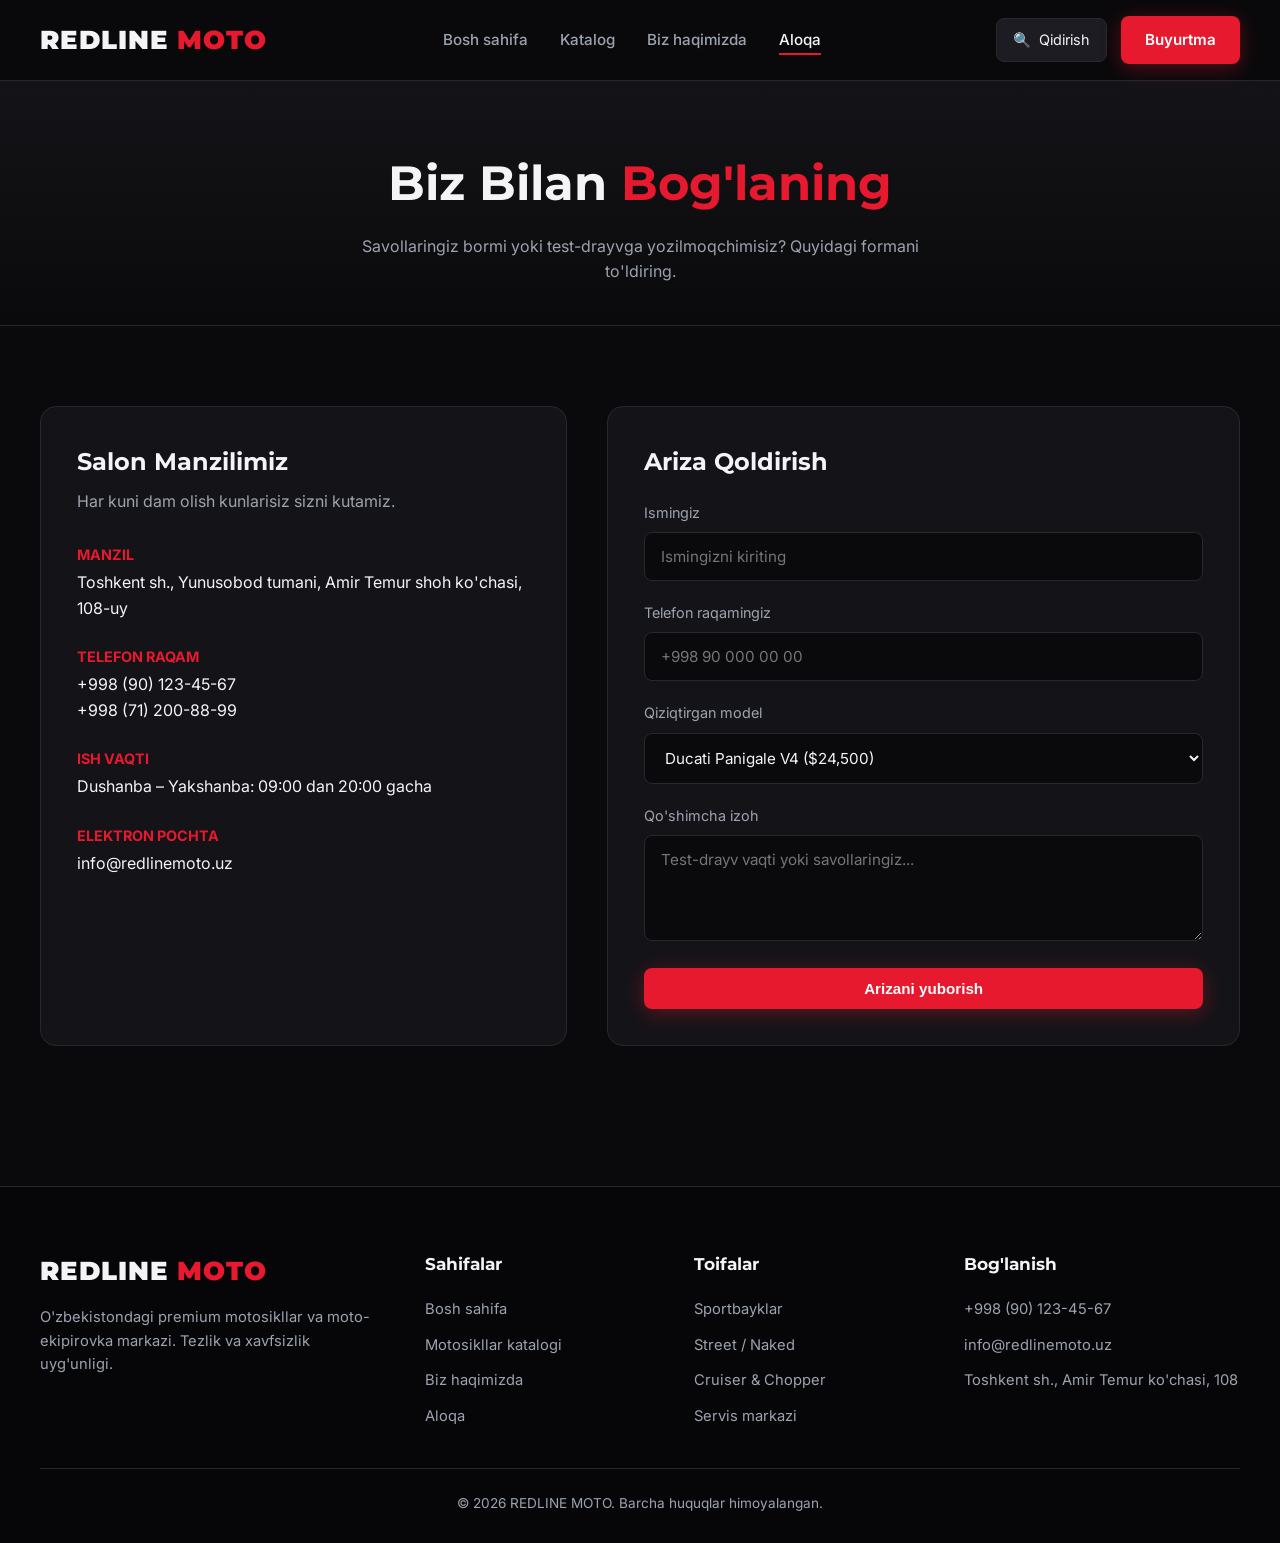
<file: aloqa.html>
<!DOCTYPE html>
<html lang="uz">
<head>
  <meta charset="UTF-8">
  <meta name="viewport" content="width=device-width, initial-scale=1.0">
  <title>Aloqa — REDLINE MOTO</title>
  <link rel="stylesheet" href="style.css">
</head>
<body>

  <!-- HEADER -->
  <header class="header">
    <div class="container navbar">
      <a href="index.html" class="logo">REDLINE<span>MOTO</span></a>

      <input type="checkbox" id="menu-toggle">
      <ul class="nav-links">
        <li><a href="index.html">Bosh sahifa</a></li>
        <li><a href="katalog.html">Katalog</a></li>
        <li><a href="haqimizda.html">Biz haqimizda</a></li>
        <li><a href="aloqa.html" class="active">Aloqa</a></li>
      </ul>

      <div class="nav-actions">
        <a href="#search-modal" class="search-btn" title="Qidiruv">
          🔍 <span>Qidirish</span>
        </a>
        <a href="aloqa.html" class="btn btn-primary">Buyurtma</a>
        <label for="menu-toggle" class="hamburger" aria-label="Menyu">
          <span></span>
          <span></span>
          <span></span>
        </label>
      </div>
    </div>
  </header>

  <!-- QIDIRUV MODALI -->
  <div id="search-modal" class="modal-overlay">
    <div class="modal-box">
      <a href="#" class="modal-close">✕</a>
      <h3>Saytdan qidirish</h3>
      <form action="katalog.html" method="get" class="search-form">
        <input type="text" name="q" placeholder="Motosikl modelini yozing..." required>
        <button type="submit" class="btn btn-primary">Izlash</button>
      </form>
    </div>
  </div>

  <!-- PAGE BANNER -->
  <section class="page-banner">
    <div class="container">
      <h1>Biz Bilan <span style="color: var(--primary-red);">Bog'laning</span></h1>
      <p>Savollaringiz bormi yoki test-drayvga yozilmoqchimisiz? Quyidagi formani to'ldiring.</p>
    </div>
  </section>

  <!-- ALOQA BLOKI -->
  <section class="section">
    <div class="container">
      <div class="contact-grid">
        <!-- Chap blok: Ma'lumotlar -->
        <div class="contact-info-card">
          <h2>Salon Manzilimiz</h2>
          <p style="color: var(--text-muted); margin-top: 8px;">Har kuni dam olish kunlarisiz sizni kutamiz.</p>

          <div class="info-list">
            <div class="info-item">
              <strong>Manzil</strong>
              <span>Toshkent sh., Yunusobod tumani, Amir Temur shoh ko'chasi, 108-uy</span>
            </div>
            <div class="info-item">
              <strong>Telefon raqam</strong>
              <span>+998 (90) 123-45-67<br>+998 (71) 200-88-99</span>
            </div>
            <div class="info-item">
              <strong>Ish vaqti</strong>
              <span>Dushanba – Yakshanba: 09:00 dan 20:00 gacha</span>
            </div>
            <div class="info-item">
              <strong>Elektron pochta</strong>
              <span>info@redlinemoto.uz</span>
            </div>
          </div>
        </div>

        <!-- O'ng blok: Forma -->
        <div class="contact-form-card">
          <h2 style="margin-bottom: 20px;">Ariza Qoldirish</h2>
          <form action="#success-modal" method="get">
            <div class="form-group">
              <label for="name">Ismingiz</label>
              <input type="text" id="name" placeholder="Ismingizni kiriting" required>
            </div>
            <div class="form-group">
              <label for="phone">Telefon raqamingiz</label>
              <input type="tel" id="phone" placeholder="+998 90 000 00 00" required>
            </div>
            <div class="form-group">
              <label for="model">Qiziqtirgan model</label>
              <select id="model">
                <option>Ducati Panigale V4 ($24,500)</option>
                <option>BMW S1000RR M-Pack ($22,900)</option>
                <option>KTM 1290 Super Duke R ($19,600)</option>
                <option>Kawasaki Ninja ZX-10R ($18,400)</option>
                <option>Indian Scout Bobber ($14,900)</option>
                <option>Harley-Davidson Iron 883 ($13,200)</option>
                <option>Yamaha MT-09 SP ($11,800)</option>
              </select>
            </div>
            <div class="form-group">
              <label for="message">Qo'shimcha izoh</label>
              <textarea id="message" rows="4" placeholder="Test-drayv vaqti yoki savollaringiz..."></textarea>
            </div>
            <button type="submit" class="btn btn-primary" style="width: 100%;">Arizani yuborish</button>
          </form>
        </div>
      </div>
    </div>
  </section>

  <!-- YUBORILDI MODALI (:target) -->
  <div id="success-modal" class="modal-overlay">
    <div class="modal-box" style="text-align: center;">
      <a href="#" class="modal-close">✕</a>
      <div style="font-size: 3rem; margin-bottom: 10px;">✅</div>
      <h2>Arizangiz Qabul Qilindi!</h2>
      <p style="color: var(--text-muted); margin: 14px 0 24px;">Menejerlarimiz 15 daqiqa ichida siz bilan bog'lanib, barcha tafsilotlarni aniqlashtiradi.</p>
      <a href="index.html" class="btn btn-primary">Bosh sahifaga qaytish</a>
    </div>
  </div>

  <!-- FOOTER -->
  <footer class="footer">
    <div class="container">
      <div class="footer-grid">
        <div>
          <a href="index.html" class="logo">REDLINE<span>MOTO</span></a>
          <p>O'zbekistondagi premium motosikllar va moto-ekipirovka markazi. Tezlik va xavfsizlik uyg'unligi.</p>
        </div>
        <div>
          <h4>Sahifalar</h4>
          <ul>
            <li><a href="index.html">Bosh sahifa</a></li>
            <li><a href="katalog.html">Motosikllar katalogi</a></li>
            <li><a href="haqimizda.html">Biz haqimizda</a></li>
            <li><a href="aloqa.html">Aloqa</a></li>
          </ul>
        </div>
        <div>
          <h4>Toifalar</h4>
          <ul>
            <li><a href="katalog.html">Sportbayklar</a></li>
            <li><a href="katalog.html">Street / Naked</a></li>
            <li><a href="katalog.html">Cruiser & Chopper</a></li>
            <li><a href="aloqa.html">Servis markazi</a></li>
          </ul>
        </div>
        <div>
          <h4>Bog'lanish</h4>
          <ul>
            <li><a href="tel:+998901234567">+998 (90) 123-45-67</a></li>
            <li><a href="mailto:info@redlinemoto.uz">info@redlinemoto.uz</a></li>
            <li><a href="aloqa.html">Toshkent sh., Amir Temur ko'chasi, 108</a></li>
          </ul>
        </div>
      </div>
      <div class="footer-bottom">
        &copy; 2026 REDLINE MOTO. Barcha huquqlar himoyalangan.
      </div>
    </div>
  </footer>

</body>
</html>
</file>
<file: style.css>
@import url('https://fonts.googleapis.com/css2?family=Montserrat:wght@400;600;700;900&family=Inter:wght@300;400;500;600&display=swap');

:root {
  --bg-dark: #0a0a0c;
  --bg-card: #141418;
  --bg-elevated: #1c1c22;
  --primary-red: #e6192e;
  --primary-red-hover: #ff243b;
  --text-main: #f4f4f6;
  --text-muted: #9ca3af;
  --border-color: #272730;
  --transition: all 0.3s cubic-bezier(0.25, 0.8, 0.25, 1);
}

* {
  margin: 0;
  padding: 0;
  box-sizing: border-box;
}

html {
  scroll-behavior: smooth;
}

body {
  background-color: var(--bg-dark);
  color: var(--text-main);
  font-family: 'Inter', sans-serif;
  line-height: 1.6;
  overflow-x: hidden;
}

h1, h2, h3, h4, .logo {
  font-family: 'Montserrat', sans-serif;
  font-weight: 700;
}

a {
  text-decoration: none;
  color: inherit;
}

ul {
  list-style: none;
}

.container {
  max-width: 1240px;
  margin: 0 auto;
  padding: 0 20px;
}

/* ==================== NAVBAR (HEADER) ==================== */
.header {
  position: sticky;
  top: 0;
  z-index: 1000;
  background: rgba(10, 10, 12, 0.92);
  backdrop-filter: blur(12px);
  border-bottom: 1px solid var(--border-color);
}

.navbar {
  display: flex;
  align-items: center;
  justify-content: space-between;
  height: 80px;
}

.logo {
  font-size: 1.6rem;
  font-weight: 900;
  letter-spacing: 1px;
  display: flex;
  align-items: center;
  gap: 8px;
}

.logo span {
  color: var(--primary-red);
}

.nav-links {
  display: flex;
  align-items: center;
  gap: 32px;
}

.nav-links a {
  font-weight: 500;
  font-size: 0.95rem;
  color: var(--text-muted);
  position: relative;
  padding: 6px 0;
  transition: var(--transition);
}

.nav-links a:hover,
.nav-links a.active {
  color: var(--text-main);
}

.nav-links a::after {
  content: '';
  position: absolute;
  bottom: 0;
  left: 0;
  width: 0;
  height: 2px;
  background: var(--primary-red);
  transition: var(--transition);
}

.nav-links a:hover::after,
.nav-links a.active::after {
  width: 100%;
}

.nav-actions {
  display: flex;
  align-items: center;
  gap: 14px;
}

.search-btn {
  display: inline-flex;
  align-items: center;
  gap: 8px;
  background: var(--bg-elevated);
  border: 1px solid var(--border-color);
  color: var(--text-main);
  padding: 9px 16px;
  border-radius: 8px;
  font-size: 0.9rem;
  transition: var(--transition);
}

.search-btn:hover {
  border-color: var(--primary-red);
  color: var(--primary-red);
}

.btn {
  display: inline-flex;
  align-items: center;
  justify-content: center;
  gap: 8px;
  padding: 12px 24px;
  border-radius: 8px;
  font-weight: 600;
  font-size: 0.95rem;
  cursor: pointer;
  border: none;
  transition: var(--transition);
}

.btn-primary {
  background: var(--primary-red);
  color: #fff;
  box-shadow: 0 4px 20px rgba(230, 25, 46, 0.35);
}

.btn-primary:hover {
  background: var(--primary-red-hover);
  transform: translateY(-2px);
  box-shadow: 0 6px 25px rgba(230, 25, 46, 0.5);
}

.btn-outline {
  background: transparent;
  border: 1px solid var(--border-color);
  color: var(--text-main);
}

.btn-outline:hover {
  border-color: var(--primary-red);
  background: rgba(230, 25, 46, 0.1);
}

/* Mobil menyu (Checkbox Hack) */
#menu-toggle {
  display: none;
}

.hamburger {
  display: none;
  flex-direction: column;
  gap: 5px;
  cursor: pointer;
  padding: 6px;
}

.hamburger span {
  width: 26px;
  height: 2px;
  background: var(--text-main);
  transition: var(--transition);
}

/* ==================== QIDIRUV MODAL (:target) ==================== */
.modal-overlay {
  position: fixed;
  inset: 0;
  background: rgba(0, 0, 0, 0.85);
  backdrop-filter: blur(8px);
  display: flex;
  align-items: center;
  justify-content: center;
  padding: 20px;
  opacity: 0;
  visibility: hidden;
  z-index: 2000;
  transition: var(--transition);
}

.modal-overlay:target {
  opacity: 1;
  visibility: visible;
}

.modal-box {
  background: var(--bg-card);
  border: 1px solid var(--border-color);
  border-radius: 16px;
  width: 100%;
  max-width: 560px;
  padding: 32px;
  position: relative;
  transform: translateY(20px);
  transition: var(--transition);
  box-shadow: 0 20px 50px rgba(0, 0, 0, 0.7);
}

.modal-overlay:target .modal-box {
  transform: translateY(0);
}

.modal-close {
  position: absolute;
  top: 20px;
  right: 20px;
  width: 36px;
  height: 36px;
  border-radius: 50%;
  background: var(--bg-elevated);
  display: flex;
  align-items: center;
  justify-content: center;
  font-size: 1.2rem;
  color: var(--text-muted);
  transition: var(--transition);
}

.modal-close:hover {
  background: var(--primary-red);
  color: #fff;
}

.search-form {
  display: flex;
  gap: 10px;
  margin-top: 20px;
}

.search-form input {
  flex: 1;
  background: var(--bg-dark);
  border: 1px solid var(--border-color);
  padding: 14px 18px;
  border-radius: 8px;
  color: var(--text-main);
  font-size: 1rem;
  outline: none;
}

.search-form input:focus {
  border-color: var(--primary-red);
}

.quick-tags {
  display: flex;
  flex-wrap: wrap;
  gap: 8px;
  margin-top: 16px;
}

.quick-tags a {
  font-size: 0.82rem;
  background: var(--bg-elevated);
  padding: 6px 12px;
  border-radius: 20px;
  color: var(--text-muted);
  border: 1px solid var(--border-color);
  transition: var(--transition);
}

.quick-tags a:hover {
  border-color: var(--primary-red);
  color: #fff;
}

/* ==================== HERO SECTION ==================== */
.hero {
  position: relative;
  min-height: 85vh;
  display: flex;
  align-items: center;
  background: linear-gradient(90deg, rgba(10, 10, 12, 0.96) 0%, rgba(10, 10, 12, 0.75) 55%, rgba(10, 10, 12, 0.3) 100%),
              url('https://images.unsplash.com/photo-1558981806-ec527fa84c39?auto=format&fit=crop&w=1600&q=80') center/cover no-repeat;
  border-bottom: 1px solid var(--border-color);
}

.hero-content {
  max-width: 650px;
  padding: 60px 0;
}

.badge {
  display: inline-block;
  background: rgba(230, 25, 46, 0.15);
  color: var(--primary-red);
  border: 1px solid rgba(230, 25, 46, 0.4);
  padding: 6px 14px;
  border-radius: 50px;
  font-size: 0.82rem;
  font-weight: 600;
  letter-spacing: 1px;
  text-transform: uppercase;
  margin-bottom: 20px;
}

.hero h1 {
  font-size: clamp(2.4rem, 5vw, 4rem);
  line-height: 1.12;
  margin-bottom: 20px;
}

.hero h1 span {
  color: var(--primary-red);
}

.hero p {
  color: var(--text-muted);
  font-size: 1.1rem;
  margin-bottom: 32px;
}

.hero-btns {
  display: flex;
  flex-wrap: wrap;
  gap: 16px;
}

.hero-stats {
  display: grid;
  grid-template-columns: repeat(3, 1fr);
  gap: 24px;
  margin-top: 48px;
  padding-top: 32px;
  border-top: 1px solid var(--border-color);
}

.stat-item h3 {
  font-size: 1.8rem;
  color: var(--primary-red);
}

.stat-item p {
  font-size: 0.85rem;
  margin: 0;
}

/* ==================== SECTIONS & CARDS ==================== */
.section {
  padding: 80px 0;
}

.section-header {
  display: flex;
  justify-content: space-between;
  align-items: flex-end;
  margin-bottom: 48px;
  gap: 20px;
  flex-wrap: wrap;
}

.section-title {
  font-size: clamp(1.8rem, 3vw, 2.5rem);
}

.section-title span {
  color: var(--primary-red);
}

.section-subtitle {
  color: var(--text-muted);
  max-width: 550px;
  margin-top: 8px;
}

.moto-grid {
  display: grid;
  grid-template-columns: repeat(auto-fill, minmax(340px, 1fr));
  gap: 28px;
}

.moto-card {
  background: var(--bg-card);
  border: 1px solid var(--border-color);
  border-radius: 16px;
  overflow: hidden;
  transition: var(--transition);
  display: flex;
  flex-direction: column;
}

.moto-card:hover {
  transform: translateY(-6px);
  border-color: var(--primary-red);
  box-shadow: 0 12px 35px rgba(230, 25, 46, 0.15);
}

.moto-img-wrap {
  position: relative;
  width: 100%;
  aspect-ratio: 16 / 10;
  overflow: hidden;
}

.moto-img-wrap img {
  width: 100%;
  height: 100%;
  object-fit: cover;
  transition: transform 0.5s ease;
}

.moto-card:hover .moto-img-wrap img {
  transform: scale(1.06);
}

.moto-category {
  position: absolute;
  top: 14px;
  left: 14px;
  background: rgba(10, 10, 12, 0.85);
  border: 1px solid var(--border-color);
  padding: 5px 12px;
  border-radius: 6px;
  font-size: 0.78rem;
  font-weight: 600;
  color: var(--primary-red);
}

.moto-body {
  padding: 24px;
  display: flex;
  flex-direction: column;
  flex: 1;
}

.moto-body h3 {
  font-size: 1.3rem;
  margin-bottom: 8px;
}

.moto-specs {
  display: flex;
  gap: 16px;
  color: var(--text-muted);
  font-size: 0.85rem;
  margin-bottom: 20px;
  padding-bottom: 16px;
  border-bottom: 1px solid var(--border-color);
}

.moto-footer {
  margin-top: auto;
  display: flex;
  align-items: center;
  justify-content: space-between;
  gap: 12px;
}

.price {
  font-family: 'Montserrat', sans-serif;
  font-size: 1.35rem;
  font-weight: 800;
  color: #fff;
}

.price small {
  display: block;
  font-size: 0.75rem;
  font-weight: 400;
  color: var(--text-muted);
}

/* ==================== CSS RADIO FILTER (KATALOG) ==================== */
.filter-wrapper input[type="radio"] {
  display: none;
}

.filter-tabs {
  display: flex;
  flex-wrap: wrap;
  gap: 12px;
  margin-bottom: 36px;
}

.filter-tabs label {
  padding: 10px 22px;
  background: var(--bg-card);
  border: 1px solid var(--border-color);
  border-radius: 8px;
  cursor: pointer;
  font-weight: 600;
  font-size: 0.9rem;
  color: var(--text-muted);
  transition: var(--transition);
}

.filter-tabs label:hover {
  border-color: var(--primary-red);
  color: #fff;
}

#tab-all:checked ~ .filter-tabs label[for="tab-all"],
#tab-sport:checked ~ .filter-tabs label[for="tab-sport"],
#tab-naked:checked ~ .filter-tabs label[for="tab-naked"],
#tab-cruiser:checked ~ .filter-tabs label[for="tab-cruiser"] {
  background: var(--primary-red);
  border-color: var(--primary-red);
  color: #fff;
}

#tab-sport:checked ~ .moto-grid .moto-card:not([data-cat="sport"]),
#tab-naked:checked ~ .moto-grid .moto-card:not([data-cat="naked"]),
#tab-cruiser:checked ~ .moto-grid .moto-card:not([data-cat="cruiser"]) {
  display: none;
}

/* ==================== PAGE BANNER ==================== */
.page-banner {
  background: linear-gradient(180deg, #141418 0%, var(--bg-dark) 100%);
  padding: 64px 0 40px;
  border-bottom: 1px solid var(--border-color);
  text-align: center;
}

.page-banner h1 {
  font-size: clamp(2rem, 4vw, 3rem);
  margin-bottom: 12px;
}

.page-banner p {
  color: var(--text-muted);
  max-width: 600px;
  margin: 0 auto;
}

/* ==================== ABOUT & FAQ (<details>) ==================== */
.about-grid {
  display: grid;
  grid-template-columns: 1fr 1fr;
  gap: 48px;
  align-items: center;
}

.about-img {
  width: 100%;
  aspect-ratio: 4 / 3;
  object-fit: cover;
  border-radius: 16px;
  border: 1px solid var(--border-color);
}

.features-grid {
  display: grid;
  grid-template-columns: repeat(auto-fit, minmax(260px, 1fr));
  gap: 24px;
  margin-top: 48px;
}

.feature-box {
  background: var(--bg-card);
  border: 1px solid var(--border-color);
  padding: 28px;
  border-radius: 14px;
}

.feature-box h3 {
  color: var(--primary-red);
  margin-bottom: 10px;
}

details {
  background: var(--bg-card);
  border: 1px solid var(--border-color);
  border-radius: 12px;
  padding: 20px 24px;
  margin-bottom: 14px;
  transition: var(--transition);
}

details[open] {
  border-color: var(--primary-red);
}

summary {
  font-weight: 600;
  font-size: 1.05rem;
  cursor: pointer;
  list-style: none;
  display: flex;
  justify-content: space-between;
  align-items: center;
}

summary::after {
  content: '+';
  color: var(--primary-red);
  font-size: 1.4rem;
  font-weight: 700;
}

details[open] summary::after {
  content: '−';
}

details p {
  margin-top: 14px;
  color: var(--text-muted);
  padding-top: 14px;
  border-top: 1px solid var(--border-color);
}

/* ==================== CONTACT FORM ==================== */
.contact-grid {
  display: grid;
  grid-template-columns: 1fr 1.2fr;
  gap: 40px;
}

.contact-info-card, .contact-form-card {
  background: var(--bg-card);
  border: 1px solid var(--border-color);
  border-radius: 16px;
  padding: 36px;
}

.info-list {
  display: flex;
  flex-direction: column;
  gap: 24px;
  margin-top: 28px;
}

.info-item strong {
  display: block;
  color: var(--primary-red);
  font-size: 0.9rem;
  text-transform: uppercase;
  margin-bottom: 4px;
}

.form-group {
  margin-bottom: 20px;
}

.form-group label {
  display: block;
  margin-bottom: 8px;
  font-size: 0.9rem;
  color: var(--text-muted);
}

.form-group input,
.form-group select,
.form-group textarea {
  width: 100%;
  background: var(--bg-dark);
  border: 1px solid var(--border-color);
  border-radius: 8px;
  padding: 14px 16px;
  color: var(--text-main);
  font-family: inherit;
  font-size: 0.95rem;
  outline: none;
  transition: var(--transition);
}

.form-group input:focus,
.form-group select:focus,
.form-group textarea:focus {
  border-color: var(--primary-red);
}

/* ==================== FOOTER ==================== */
.footer {
  background: #060608;
  border-top: 1px solid var(--border-color);
  padding: 64px 0 28px;
  margin-top: 60px;
}

.footer-grid {
  display: grid;
  grid-template-columns: 1.5fr 1fr 1fr 1.2fr;
  gap: 40px;
  padding-bottom: 40px;
  border-bottom: 1px solid var(--border-color);
}

.footer p {
  color: var(--text-muted);
  font-size: 0.92rem;
  margin-top: 14px;
}

.footer h4 {
  margin-bottom: 18px;
  font-size: 1.05rem;
}

.footer ul {
  display: flex;
  flex-direction: column;
  gap: 10px;
}

.footer ul a {
  color: var(--text-muted);
  font-size: 0.92rem;
  transition: var(--transition);
}

.footer ul a:hover {
  color: var(--primary-red);
  padding-left: 4px;
}

.footer-bottom {
  text-align: center;
  padding-top: 24px;
  color: var(--text-muted);
  font-size: 0.85rem;
}

/* ==================== RESPONSIVE (@MEDIA) ==================== */
@media (max-width: 960px) {
  .about-grid, .contact-grid {
    grid-template-columns: 1fr;
  }
  .footer-grid {
    grid-template-columns: 1fr 1fr;
  }
}

@media (max-width: 768px) {
  .hamburger {
    display: flex;
  }

  .nav-links {
    position: absolute;
    top: 80px;
    left: 0;
    right: 0;
    background: var(--bg-card);
    border-bottom: 1px solid var(--border-color);
    flex-direction: column;
    padding: 24px;
    gap: 18px;
    display: none;
  }

  #menu-toggle:checked ~ .nav-links {
    display: flex;
  }

  .search-btn span {
    display: none;
  }

  .hero-stats {
    grid-template-columns: 1fr;
    gap: 16px;
  }

  .footer-grid {
    grid-template-columns: 1fr;
  }
}
</file>
